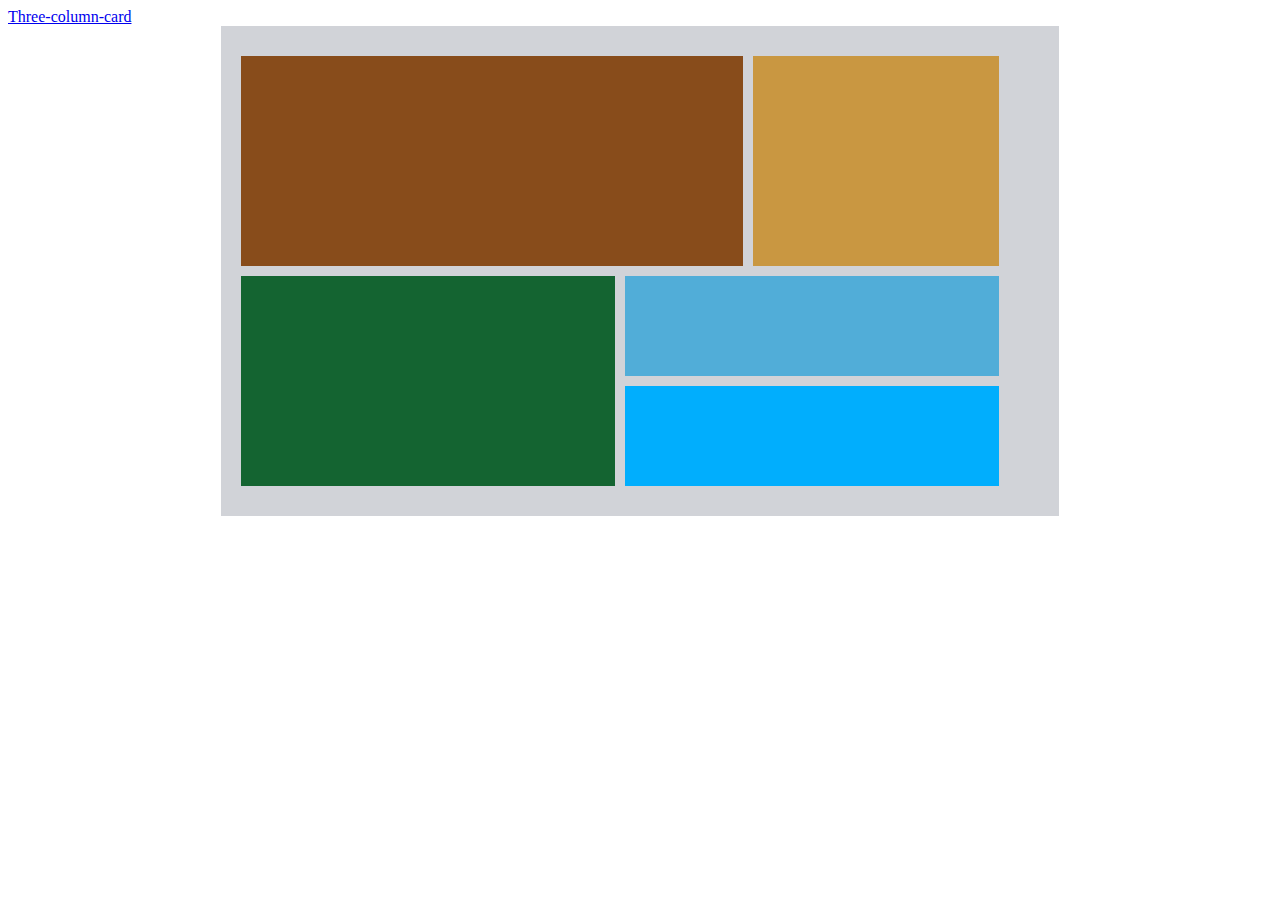
<file: index.html>
<!DOCTYPE html>
<html lang="en">

<head>
    <meta charset="UTF-8">
    <meta http-equiv="X-UA-Compatible" content="IE=edge">
    <meta name="viewport" content="width=device-width, initial-scale=1.0">
    <title>Css Grid</title>
    <link rel="stylesheet" href="grid.css">
</head>

<body>
    <header>
        <a href="Index.html">Three-column-card</a>
    </header>
    <main>
        <div class="grid-container">
            <div class="box1"></div>
            <div class="box2"></div>
            <div class="box3"></div>
            <div class="box4"></div>
            <div class="box5"></div>
        </div>

    </main>
</body>

</html>
</file>
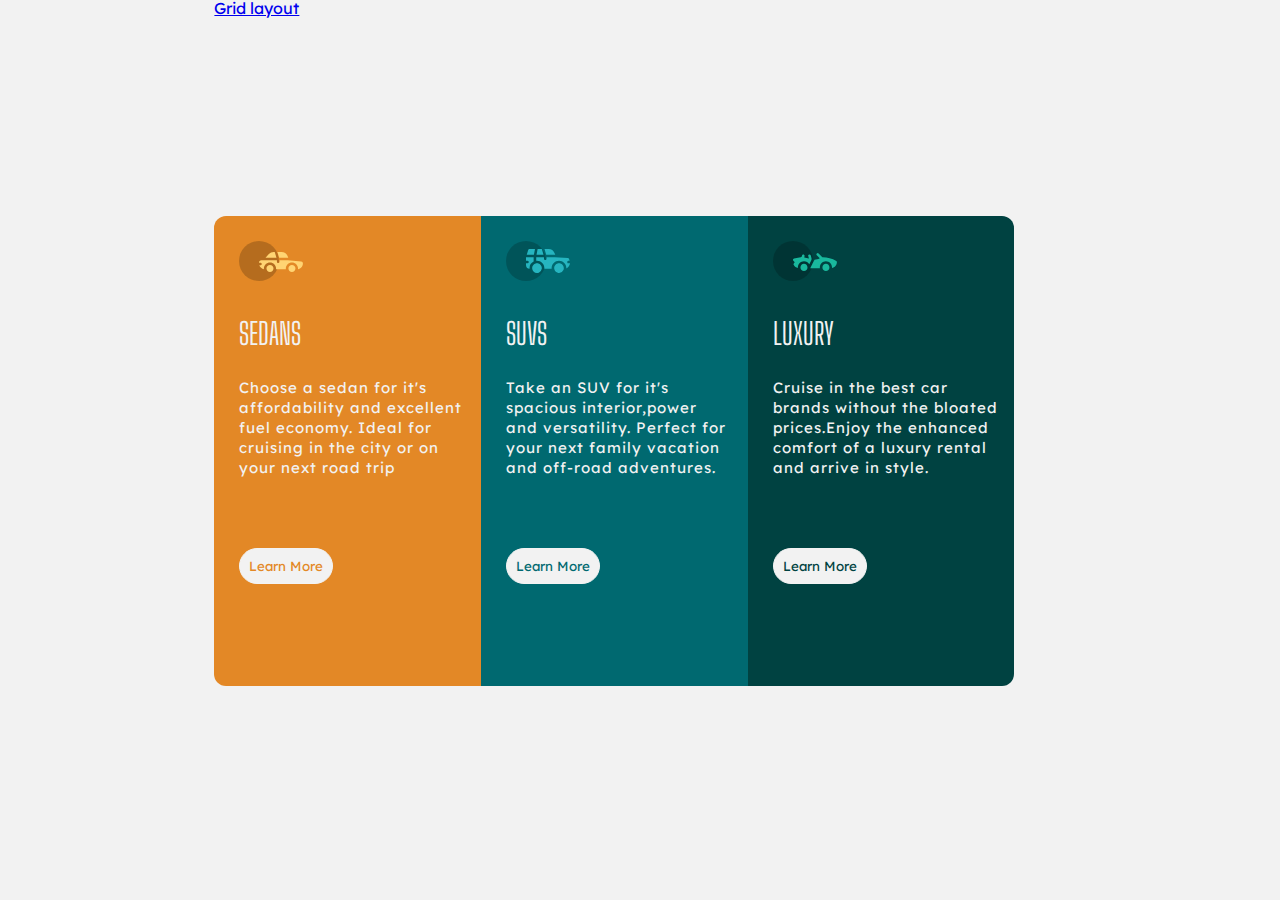
<file: Index.html>
<!DOCTYPE html>
<html lang="en">

<head>
    <meta charset="UTF-8">
    <meta http-equiv="X-UA-Compatible" content="IE=edge">
    <meta name="viewport" content="width=device-width, initial-scale=1.0">
    <title>3-Column card</title>
    <link rel="stylesheet" href="column.css">

</head>

<body>
    <header>
        <a href="index.html">Grid layout</a>
    <div class=" columncard">

        <div class="car-sedan">
            <img src="icon-sedans.svg" alt="" class="cars-icon">
            <h2 class="cars-header">sedans</h2>
            <p class="text">Choose a sedan for it's affordability and excellent fuel economy. Ideal for cruising in the
                city or on your next road trip </p>
            <button class="btn">Learn More</button>
        </div>

        <div class="car-suv">
            <img src="icon-suvs.svg" alt="" class="cars-icon">
            <h2 class="cars-header">Suvs</h2>
            <p class="text">Take an SUV for it's spacious interior,power and versatility. Perfect for your next family
                vacation and off-road adventures.</p>
            <button class="bnt">Learn More</button>
        </div>

        <div class="car-luxury">
            <img src="icon-luxury.svg" alt="" class="cars-icon">
            <h2 class="cars-header">Luxury</h2>
            <p class="text">Cruise in the best car brands without the bloated prices.Enjoy the enhanced comfort of a
                luxury rental and arrive in style.</p>
            <button class="tnb">Learn More</button>
        </div>

    </div>
</body>

</html>
</file>
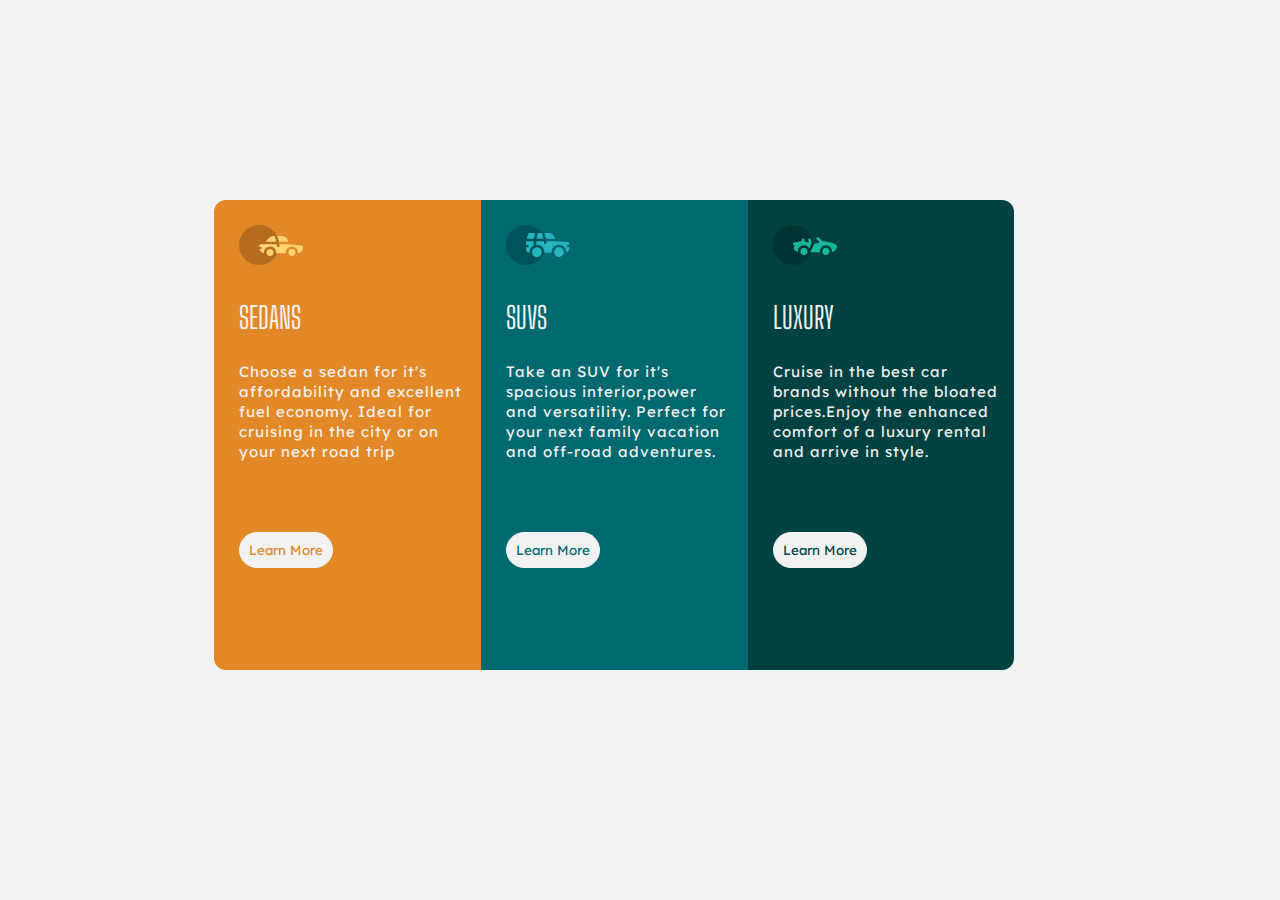
<file: column.html>
<!DOCTYPE html>
<html lang="en">

<head>
    <meta charset="UTF-8">
    <meta http-equiv="X-UA-Compatible" content="IE=edge">
    <meta name="viewport" content="width=device-width, initial-scale=1.0">
    <title>3-Column card</title>
    <link rel="stylesheet" href="column.css">

</head>

<body>
    <div class=" columncard">

        <div class="car-sedan">
            <img src="icon-sedans.svg" alt="" class="cars-icon">
            <h2 class="cars-header">sedans</h2>
            <p class="text">Choose a sedan for it's affordability and excellent fuel economy. Ideal for cruising in the
                city or on your next road trip </p>
            <button class="btn">Learn More</button>
        </div>

        <div class="car-suv">
            <img src="icon-suvs.svg" alt="" class="cars-icon">
            <h2 class="cars-header">Suvs</h2>
            <p class="text">Take an SUV for it's spacious interior,power and versatility. Perfect for your next family
                vacation and off-road adventures.</p>
            <button class="bnt">Learn More</button>
        </div>

        <div class="car-luxury">
            <img src="icon-luxury.svg" alt="" class="cars-icon">
            <h2 class="cars-header">Luxury</h2>
            <p class="text">Cruise in the best car brands without the bloated prices.Enjoy the enhanced comfort of a
                luxury rental and arrive in style.</p>
            <button class="tnb">Learn More</button>
        </div>

    </div>
</body>

</html>
</file>
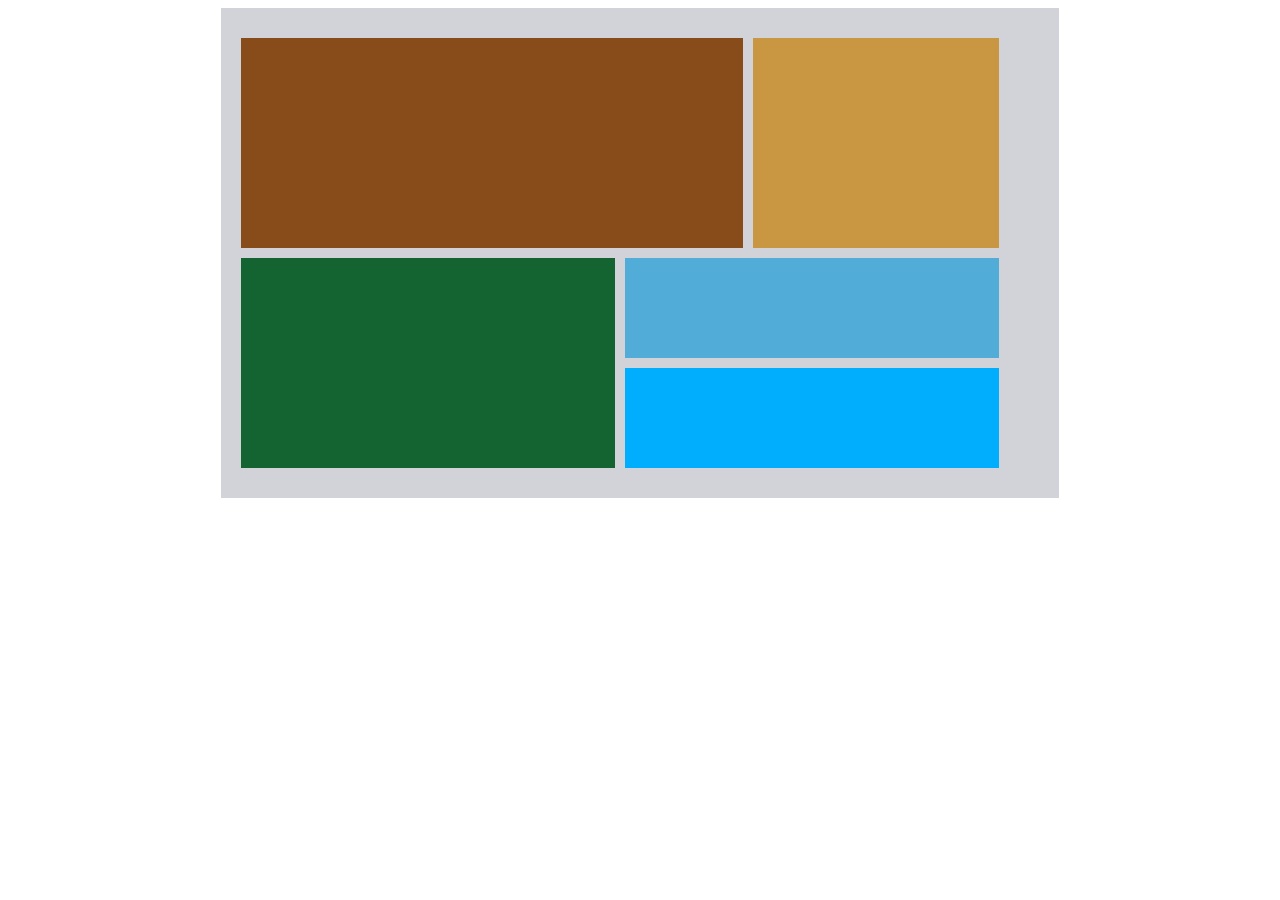
<file: grid.html>
<!DOCTYPE html>
<html lang="en">

<head>
    <meta charset="UTF-8">
    <meta http-equiv="X-UA-Compatible" content="IE=edge">
    <meta name="viewport" content="width=device-width, initial-scale=1.0">
    <title>Css Grid</title>
    <link rel="stylesheet" href="grid.css">
</head>

<body>
    <main>
        <div class="grid-container">
            <div class="box1"></div>
            <div class="box2"></div>
            <div class="box3"></div>
            <div class="box4"></div>
            <div class="box5"></div>
        </div>

    </main>
</body>

</html>
</file>
<file: grid.css>
.grid-container{
    display: grid;
    grid-template-columns: 1fr 1fr 1fr 1fr 1fr 1fr;
    grid-template-rows: 1fr 1fr 1fr 1fr;
    gap: 10px 10px;
    width: 60%;
    padding: 30px 60px 30px 20px;
    background-color: #d1d3d8;
    margin: auto;
}

.box1, .box2, .box3, .box4, .box5 {
    padding: 50px;
}

.box1 {
    background-color: #884c1b;
    grid-column-start: 1;
    grid-column-end: 5;
    grid-row-start: 1;
    grid-row-end: 3;

}

.box2 {
    background-color: #c99741;
    grid-column-start: 5;
    grid-column-end: 7;
    grid-row-start: 1;
    grid-row-end: 3;
    
}

.box3 {
    background-color: #146431;
    padding: 20px;
    grid-column-start: 1;
    grid-column-end: 4;
    grid-row-start: 3;
    grid-row-end: 5;
}

.box4 {
    background-color: #51add8;
    grid-column-start: 4;
    grid-column-end: 7;
    grid-row-start: 3;
    grid-row-end: 4;
    
}

.box5 {
    background-color: #01AEFD;
    grid-column-start: 4;
    grid-column-end: 7;
    grid-row-start: 4;
    grid-row-end: 5;
 
}
</file>
<file: column.css>
/* /* http://meyerweb.com/eric/tools/css/reset/ 
   v2.0 | 20110126
   License: none (public domain)
*/
@import url('https://fonts.googleapis.com/css2?family=Big+Shoulders+Display:wght@700&family=Lexend+Deca&display=swap');

html, body, div, span, applet, object, iframe,
h1, h2, h3, h4, h5, h6, p, blockquote, pre,
a, abbr, acronym, address, big, cite, code,
del, dfn, em, img, ins, kbd, q, s, samp,
small, strike, strong, sub, sup, tt, var,
b, u, i, center,
dl, dt, dd, ol, ul, li,
fieldset, form, label, legend,
table, caption, tbody, tfoot, thead, tr, th, td,
article, aside, canvas, details, embed, 
figure, figcaption, footer, header, hgroup, 
menu, nav, output, ruby, section, summary,
time, mark, audio, video {
	margin: 0;
	padding: 0;
	border: 0;
	font-size: 100%;
	font: inherit;
	vertical-align: baseline;
}
/* HTML5 display-role reset for older browsers */
article, aside, details, figcaption, figure, 
footer, header, hgroup, menu, nav, section {
	display: block;
}
body {
	line-height: 1;
}
ol, ul {
	list-style: none;
}
blockquote, q {
	quotes: none;
}
blockquote:before, blockquote:after,
q:before, q:after {
	content: '';
	content: none;
}
table {
	border-collapse: collapse;
	border-spacing: 0;
}
html{
    box-sizing: border-box;
    font-family: lexend deca,sans-serif;
}
body{
    background-color:#f2f2f2;
    display: flex;
    justify-content: center;
    align-items: center;
    width: 96%;
    height: 96%;
}
.columncard{
    width: 800px;
    height: 430px;
    margin: auto;
    margin-top: 200px;
    display: flex;
    flex-direction: column;
    border: 0px solid transparent;
    border-radius: 50px;
}
.car-sedan{
    width: 33.33%;
    background-color: #e38826;
    height: 100%;
    border-top-left-radius: 12px;
    border-bottom-left-radius: 12px;
}
.car-suv{
    width: 33.33%;
    background-color: #006970;
    height: 100%;
}
.car-luxury{
    width: 33.33%;
    height: 100%;
    background-color: #004241;
    border-top-right-radius: 12px;
    border-bottom-right-radius: 12px;
}
h2{
    color: #f2f2f2;
    font-family: Big shoulders display, monospace;
    text-transform: uppercase;
    font-size: 30px;
    padding-top: 35px;
}
.text{
    font-size: 15px;
    color: rgb(242, 242, 242);
    margin-top: 30px;
    letter-spacing:1px;
    line-height: 20px;
}
.car-luxury,.car-sedan,.car-suv{
    padding: 25px 15px 15px 25px;
}
button{
    background-color: #f2f2f2;
    padding: 9px;
    font-family: lexend deca,sans-serif;
    border-radius: 40px;
    margin-top: 70px;
    border: 1px solid #f3f3f3;
}
.btn{
    color: #e38826;
}
.bnt{
    color: #006970;
}
.tnb{
    color:#004241 ;
}
.btn:hover,.tnb:hover,.bnt:hover{
cursor: pointer;
background-color: transparent;
color: #f2f2f2;
}
@media (min-width:900px) {
    .columncard{
        flex-direction: row;
    }
}
</file>
